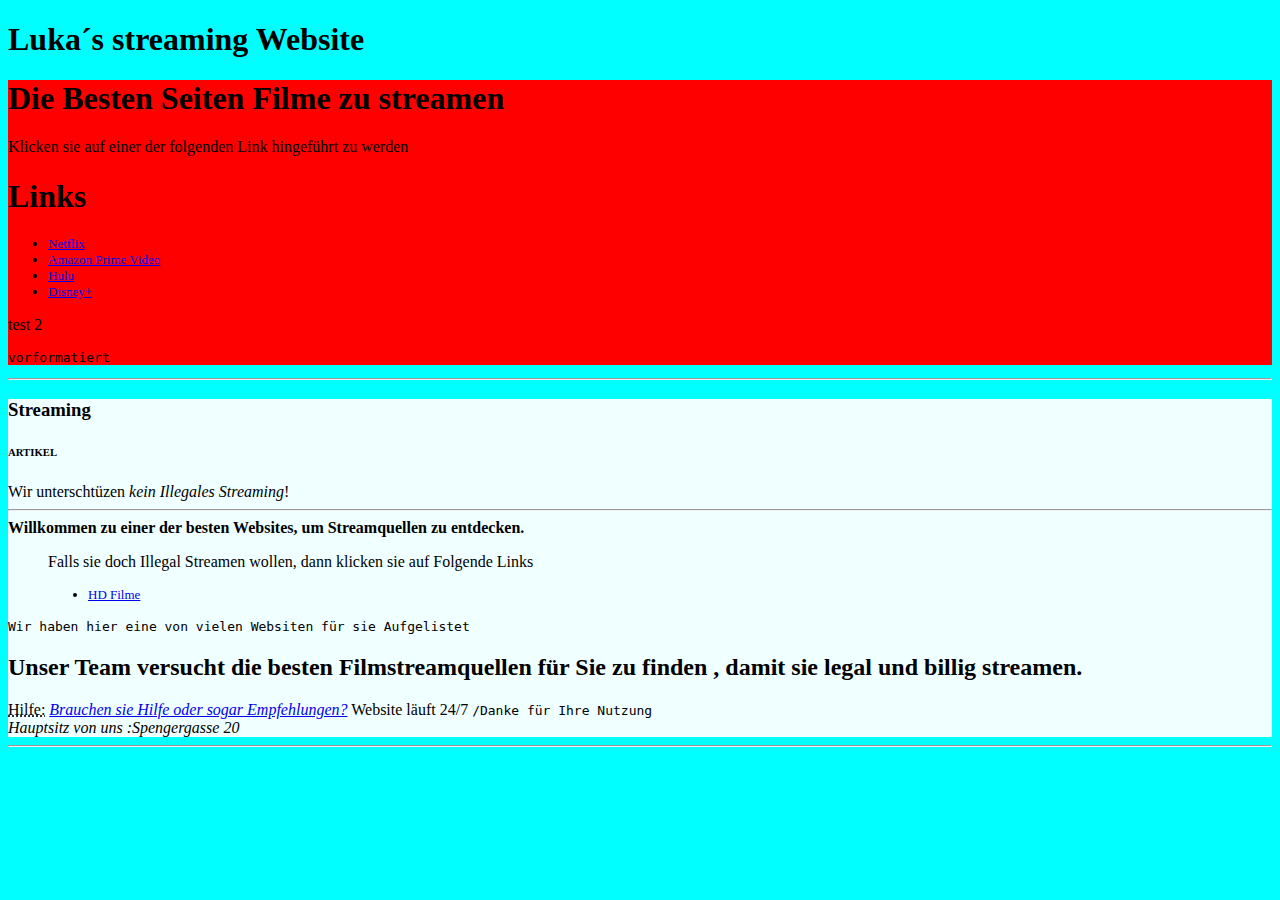
<file: 2024-09-24/index.html>
<!DOCTYPE html>
<html lang="en">
<head>

    <meta charset="UTF-8">
    <meta name="viewport" content="width=device-width, initial-scale=1.0">
    <title>Lukas Website</title>
    <link rel="stylesheet" href="styles.css"></head>

<body>
  
  <header>
    <h1>Luka´s streaming Website</h1>
   
  </header>
  <div>
    <h1>Die Besten Seiten Filme zu streamen </h1>
    <p>Klicken sie auf einer der folgenden Link hingeführt zu werden  </p>
    <h1>Links</h1>

    <ul>
        <li><a href="https://www.netflix.com/at/">Netflix</a></li>
        <li><a href="https://www.amazon.de/gp/video/storefront?ref_=nav_em_aiv_0_2_2_2">Amazon Prime Video</a></li>
        <li><a href="https://www.hulu.com/welcome?orig_referrer=https%3A%2F%2Fwww.google.com%2F">Hulu</a></li>
        <li><a href="https://www.disneyplus.com/de-at">Disney+</a></li>
      </ul>
    <aside>
      <p>test 2</p>
      <pre>vorformatiert</pre>
    </aside>
    
  </div>
  <hr>
  <main>
  <section>
    <h3>Streaming</h3>
    <article>
      <h6>ARTIKEL</h6> 
      Wir unterschtüzen <em>kein Illegales Streaming</em>!
    </article>
    
    

    <hr>
      <strong>Willkommen  zu einer der besten Websites, um Streamquellen zu entdecken.</strong>
    <blockquote>
      Falls sie doch Illegal Streamen wollen, dann klicken sie auf Folgende Links 
    
      <ul>
        <li> <a href="https://hdfilme.my/">HD Filme</a></li>
      </ul>
    
    </blockquote>
    <pre>Wir haben hier eine von vielen Websiten für sie Aufgelistet</pre>
  <nav>
    <h2>Unser Team versucht die besten Filmstreamquellen für Sie zu finden , damit sie legal und billig streamen.</h2>
  </nav>
  <footer>
<abbr title="hilfe">Hilfe:</abbr>
   <a href="website.html"><cite>Brauchen sie Hilfe oder sogar Empfehlungen?</cite></a>
   <time datetime="00:00"> Website läuft 24/7</time>
   <code>
       /Danke für Ihre Nutzung</code>

       <address> Hauptsitz von uns :Spengergasse 20</address>
  </footer>
</section>
</main>
<hr>
</body>
</html>
</file>
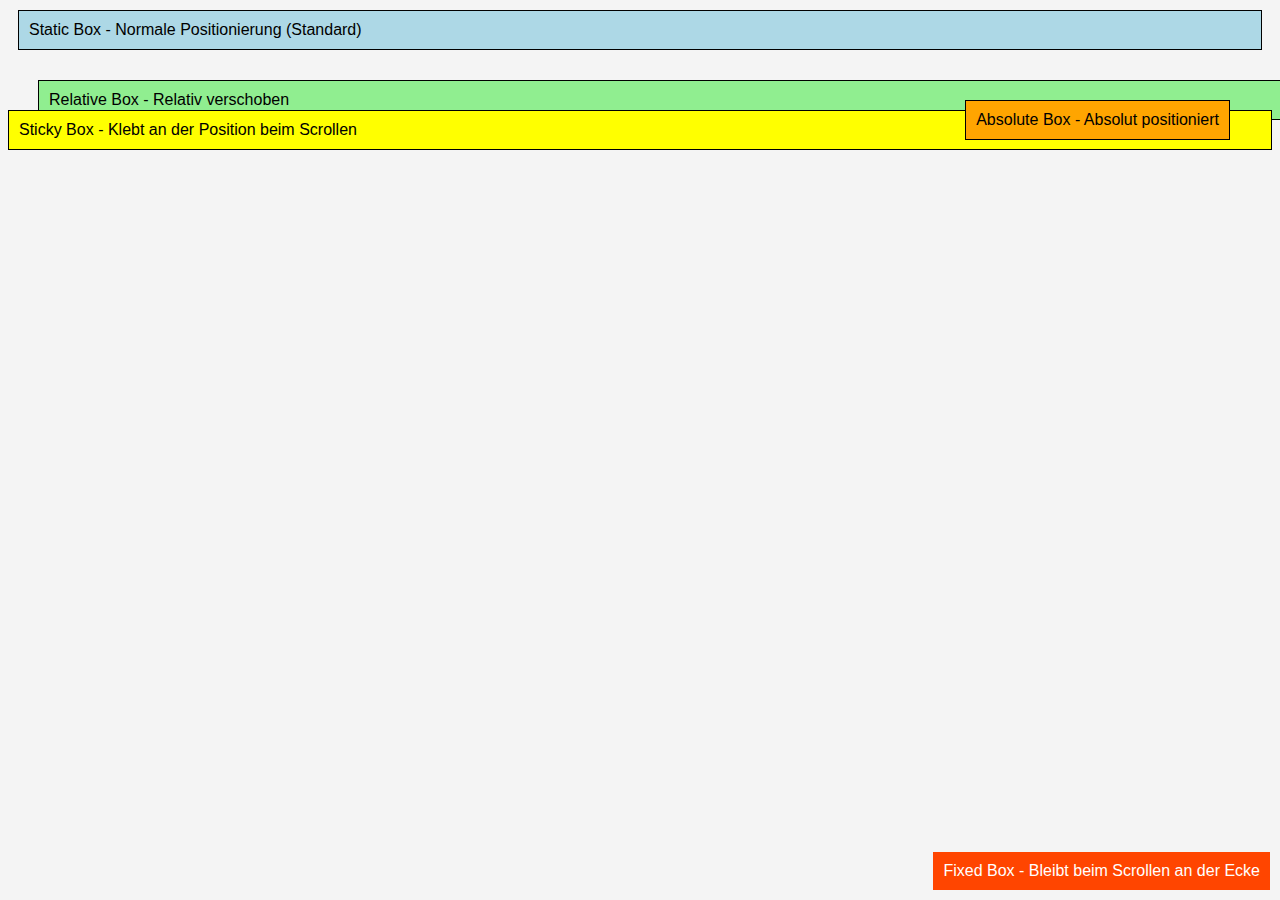
<file: 2024-09-24_2/index.html>
<!DOCTYPE html>
<html lang="en">

<head>
    <meta charset="UTF-8">
    <meta name="viewport" content="width=device-width, initial-scale=1.0">
    <title>Document</title>
    <link rel="stylesheet" href="css/styles.css">
</head>

<body>

    <div class="static-box">
        Static Box - Normale Positionierung (Standard)
    </div>

    <div class="relative-box">
        Relative Box - Relativ verschoben
    </div>

    <div class="absolute-box">
        Absolute Box - Absolut positioniert
    </div>

    <div class="fixed-box">
        Fixed Box - Bleibt beim Scrollen an der Ecke
    </div>

    <div class="sticky-box">
        Sticky Box - Klebt an der Position beim Scrollen
    </div>

</body>

</html>
</file>
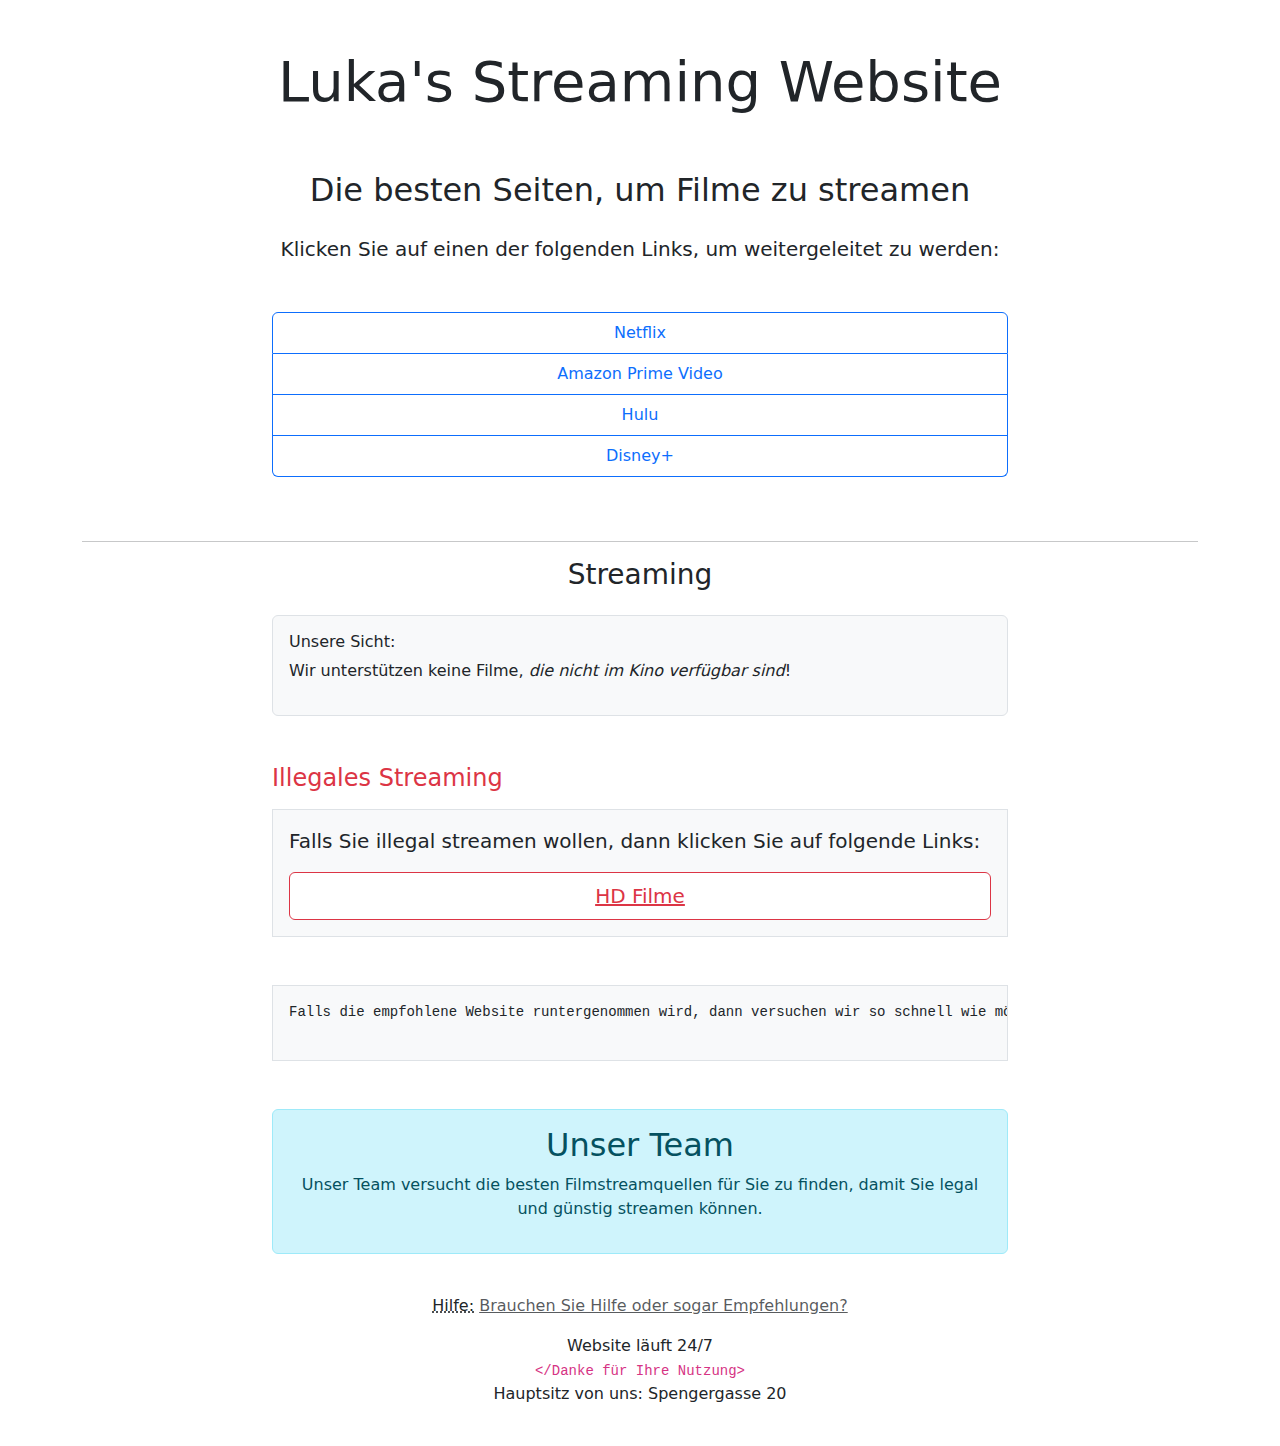
<file: 2024-10-01/index.html>
<!DOCTYPE html>
<html lang="en">

<head>
    <meta charset="UTF-8">
    <meta name="viewport" content="width=device-width, initial-scale=1.0">
    <title>Lukas Streaming Website</title>

    <link href="https://cdn.jsdelivr.net/npm/bootstrap@5.3.3/dist/css/bootstrap.min.css" rel="stylesheet" integrity="sha384-QWTKZyjpPEjISv5WaRU9OFeRpok6YctnYmDr5pNlyT2bRjXh0JMhjY6hW+ALEwIH" crossorigin="anonymous">
</head>

<body>
    <div class="container">
        <header class="text-center py-5">
            <h1 class="display-4">Luka's Streaming Website</h1>
        </header>

        <div class="row justify-content-center">
            <div class="col-lg-8">
                <div class="text-center mb-5">
                    <h2 class="mb-4">Die besten Seiten, um Filme zu streamen</h2>
                    <p class="lead">Klicken Sie auf einen der folgenden Links, um weitergeleitet zu werden:</p>
                </div>
                
                <ul class="list-group mb-5">
                    <li class="list-group-item border-primary"><a href="https://www.netflix.com/at/" class="text-decoration-none text-center d-block">Netflix</a></li>
                    <li class="list-group-item border-primary"><a href="https://www.amazon.de/gp/video/storefront?ref_=nav_em_aiv_0_2_2_2" class="text-decoration-none text-center d-block">Amazon Prime Video</a></li>
                    <li class="list-group-item border-primary"><a href="https://www.hulu.com/welcome?orig_referrer=https%3A%2F%2Fwww.google.com%2F" class="text-decoration-none text-center d-block">Hulu</a></li>
                    <li class="list-group-item border-primary"><a href="https://www.disneyplus.com/de-at" class="text-decoration-none text-center d-block">Disney+</a></li>
                </ul>
            </div>
        </div>

        <hr>

        <main class="row justify-content-center">
            <div class="col-lg-8">
                <section class="mb-5">
                    <h3 class="text-center mb-4">Streaming</h3>
                    <article class="p-3 border rounded bg-light">
                        <h6>Unsere Sicht:</h6>
                        <p>Wir unterstützen keine Filme, <em>die nicht im Kino verfügbar sind</em>!</p>
                    </article>
                </section>

                <section class="mb-5">
                    <h4 class="text-danger mb-3">Illegales Streaming</h4>
                    <blockquote class="blockquote border p-3 bg-light">
                        <p>Falls Sie illegal streamen wollen, dann klicken Sie auf folgende Links:</p>
                        <ul class="list-group">
                            <li class="list-group-item border-danger"><a href="https://hdfilme.my/" class="text-danger text-center d-block">HD Filme</a></li>
                        </ul>
                    </blockquote>
                </section>

                <section class="mb-5">
                    <pre class="border p-3 bg-light">
Falls die empfohlene Website runtergenommen wird, dann versuchen wir so schnell wie möglich eine Alternative für Sie hochzustellen!
                    </pre>
                </section>

                <nav class="alert alert-info text-center">
                    <h2 class="alert-heading">Unser Team</h2>
                    <p>Unser Team versucht die besten Filmstreamquellen für Sie zu finden, damit Sie legal und günstig streamen können.</p>
                </nav>
            </div>
        </main>

        <footer class="text-center py-4">
            <p><abbr title="hilfe">Hilfe:</abbr> <a href="website.html" class="text-muted">Brauchen Sie Hilfe oder sogar Empfehlungen?</a></p>
            <time datetime="00:00">Website läuft 24/7</time><br>
            <code>&lt;/Danke für Ihre Nutzung&gt;</code><br>
            <address>Hauptsitz von uns: Spengergasse 20</address>
        </footer>
    </div>

    <script src="https://cdn.jsdelivr.net/npm/bootstrap@5.3.3/dist/js/bootstrap.bundle.min.js" integrity="sha384-YvpcrYf0tY3lHB60NNkmXc5s9fDVZLESaAA55NDzOxhy9GkcIdslK1eN7N6jIeHz" crossorigin="anonymous"></script>
</body>

</html>
</file>
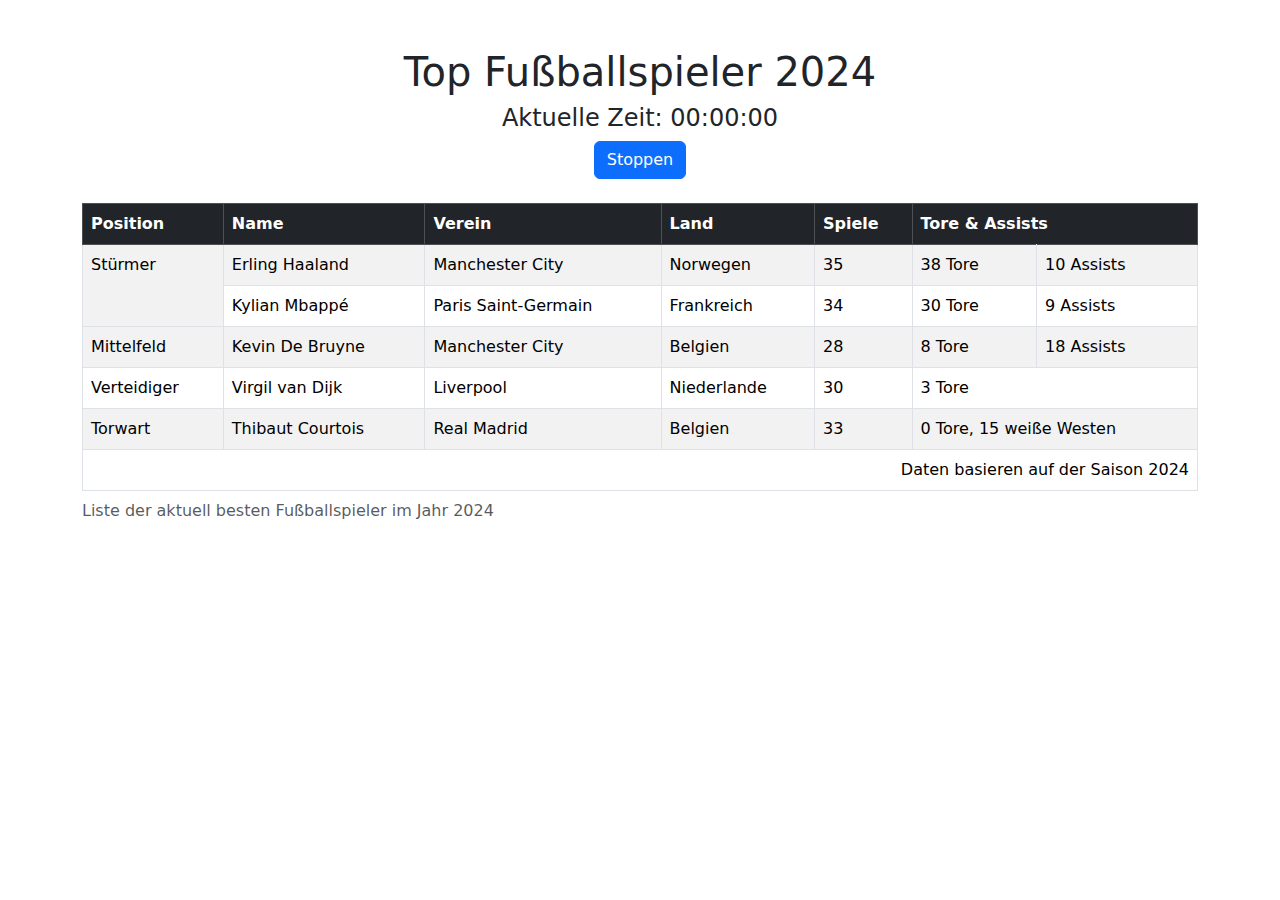
<file: 2024-10-08/index.html>
<!DOCTYPE html>
<html lang="de">
<head>
  <meta charset="UTF-8">
  <meta name="viewport" content="width=device-width, initial-scale=1.0">
  <title>Top Fußballspieler 2024 mit Timer und Start/Stop-Knopf</title>

  <link href="https://cdn.jsdelivr.net/npm/bootstrap@5.3.0/dist/css/bootstrap.min.css" rel="stylesheet">
</head>
<body>

<div class="container mt-5">
  <h1 class="text-center">Top Fußballspieler 2024</h1>

 
  <div class="text-center mb-4">
    <h4>Aktuelle Zeit: <span id="timer">00:00:00</span></h4>
    <button id="toggleButton" class="btn btn-primary">Stoppen</button>
  </div>

  <table class="table table-striped table-bordered">
    <caption>Liste der aktuell besten Fußballspieler im Jahr 2024</caption>
    <thead class="table-dark">
      <tr>
        <th>Position</th>
        <th>Name</th>
        <th>Verein</th>
        <th>Land</th>
        <th>Spiele</th>
        <th colspan="2">Tore & Assists</th>
      </tr>
    </thead>
    <tbody>
      <tr>
        <td rowspan="2">Stürmer</td>
        <td>Erling Haaland</td>
        <td>Manchester City</td>
        <td>Norwegen</td>
        <td>35</td>
        <td>38 Tore</td>
        <td>10 Assists</td>
      </tr>
      <tr>
        <td>Kylian Mbappé</td>
        <td>Paris Saint-Germain</td>
        <td>Frankreich</td>
        <td>34</td>
        <td>30 Tore</td>
        <td>9 Assists</td>
      </tr>
      <tr>
        <td>Mittelfeld</td>
        <td>Kevin De Bruyne</td>
        <td>Manchester City</td>
        <td>Belgien</td>
        <td>28</td>
        <td>8 Tore</td>
        <td>18 Assists</td>
      </tr>
      <tr>
        <td>Verteidiger</td>
        <td>Virgil van Dijk</td>
        <td>Liverpool</td>
        <td>Niederlande</td>
        <td>30</td>
        <td colspan="2">3 Tore</td>
      </tr>
      <tr>
        <td>Torwart</td>
        <td>Thibaut Courtois</td>
        <td>Real Madrid</td>
        <td>Belgien</td>
        <td>33</td>
        <td colspan="2">0 Tore, 15 weiße Westen</td>
      </tr>
    </tbody>
    <tfoot>
      <tr>
        <td colspan="7" class="text-end">Daten basieren auf der Saison 2024</td>
      </tr>
    </tfoot>
  </table>
</div>


<script src="https://cdn.jsdelivr.net/npm/bootstrap@5.3.0/dist/js/bootstrap.bundle.min.js"></script>


<script>
  let timerInterval; 
  let isRunning = true; 

  function startTimer() {
    const timerElement = document.getElementById('timer');

    function updateTime() {
      const now = new Date();
      const hours = String(now.getHours()).padStart(2, '0');
      const minutes = String(now.getMinutes()).padStart(2, '0');
      const seconds = String(now.getSeconds()).padStart(2, '0');
      timerElement.textContent = `${hours}:${minutes}:${seconds}`;
    }

    timerInterval = setInterval(updateTime, 1000);
  }

  function stopTimer() {
    clearInterval(timerInterval); 
  }


  function toggleTimer() {
    const toggleButton = document.getElementById('toggleButton');
    
    if (isRunning) {
      stopTimer(); 
      toggleButton.textContent = 'Starten';
    } else {
      startTimer();
      toggleButton.textContent = 'Stoppen'; 
    }

    isRunning = !isRunning; 
  }

  window.onload = function() {
    startTimer();
    document.getElementById('toggleButton').addEventListener('click', toggleTimer);
  };
</script>

</body>
</html>
</file>
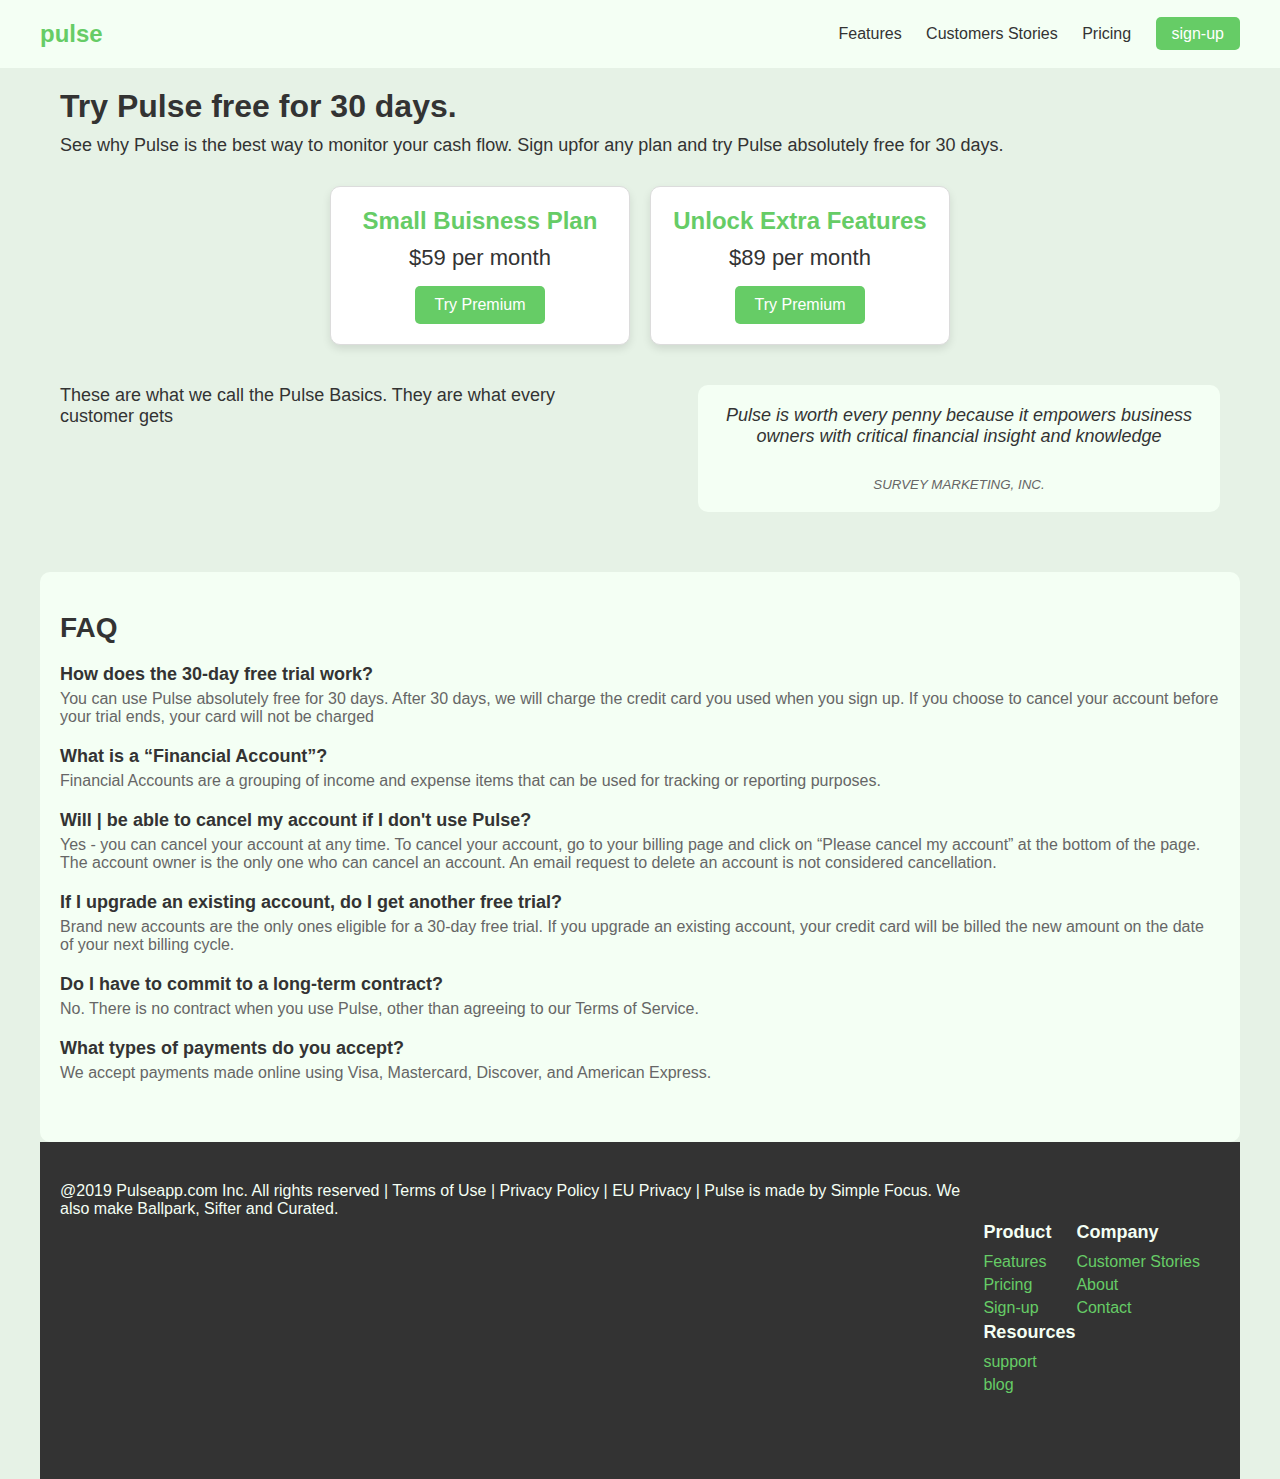
<file: 2024-11-05 verspätete testabgabe/index.html>
<!DOCTYPE html>
<html lang="en">

<head>
    <meta charset="UTF-8">
    <meta name="viewport"
          content="width=device-width, initial-scale=1.0">
    <title>Document</title>
    <link rel="stylesheet"
          href="styles.css">
</head>

<body>
    <div class="headpulse">
       <div class="logo">pulse</div>
       <div class="nav">
        <a href="#">Features</a>
        <a href="#">Customers Stories</a>
        <a href="#">Pricing</a>
        <a href="#" class="sign-up">sign-up</a>
     
        </div>
    </div>
    <div class="main con">
        <h1>Try Pulse free for 30 days.</h1>
        <p>See why Pulse is the best way to monitor your cash flow. Sign upfor any plan and try Pulse absolutely free for 30 days.</p>
        <div class="pricing">
            <div class="plan">
                <h2>Small Buisness Plan</h2>
                <p class="price">$59 per month</p>
                <button>Try Premium</button>
            </div>
            <div class="plan">
<h2>Unlock Extra Features</h2>
<p class="price">$89
per month</p>
<button>Try Premium</button>
</div>
        </div>
        


        <div class="features"> 
            <div class="text">
                <p>These are what we call the Pulse Basics. They are what every customer gets</p>
             </div>
             <div class="test">
                <p>Pulse is worth every penny because it empowers business owners with critical financial insight and knowledge </p>
                <small>SURVEY MARKETING, INC.</small>
            </div>
        </div>
    </div>


    <div class="faq cont">
        <h2>FAQ</h2>
        <div class="questions">
            <div class="question">
                <h3>How does the 30-day free trial work?</h3>
                <p>You can use Pulse absolutely free for 30 days. After 30 days,
                    we will charge the credit card you used when you  sign up. If
                    you choose to cancel your account before your trial ends, your
                    card will not be charged </p>
            </div>
            <div class="question">
                <h3> What is a “Financial Account”?</h3>
                <p>Financial Accounts are a grouping of income and expense
                    items that can be used for tracking or reporting purposes.</p>  
                </div>
                <div class="question">
                    <h3> Will | be able to cancel my account if I don't use Pulse?</h3>
                    <p>Yes - you can cancel your account at any time. To cancel your
                        account, go to your billing page and click on “Please cancel my
                        account” at the bottom of the page. The account owner is the
                        only one who can cancel an account. An email request to
                        delete an account is not considered cancellation.
                        </p>  
                    </div>
                    <div class="question">
                        <h3> If I upgrade an existing account, do I get another free trial?
                        </h3>
                        <p>Brand new accounts are the only ones eligible for a 30-day
                            free trial. If you upgrade an existing account, your credit card
                            will be billed the new amount on the date of your next billing
                            cycle.
                            </p>  
                        </div>
                        <div class="question">
                            <h3> Do I have to commit to a long-term contract?</h3>
                            <p>
                         No. There is no contract when you use Pulse, other than
                                agreeing to our Terms of Service.</p>  
                            </div>
                            <div class="question">
                                <h3> What types of payments do you accept?</h3>
                                <p>We accept payments made online using Visa, Mastercard,
                                    Discover, and American Express.
                                    </p>  
                                </div>
    

        


        </div>
     </div>
     <div class="footer">
        <div class="container">
            <p>@2019 Pulseapp.com Inc. All rights reserved | Terms of Use | Privacy Policy | EU Privacy | Pulse is made by Simple Focus. We also make Ballpark, Sifter and Curated.</p>
            <div class="footer link">
                <div>
                    <h4>Product</h4>
                    <a href="#">Features</a>
                    <a href="#">Pricing</a>
                    <a href="#">Sign-up</a>
                </div>
                <div>
                    <h4>Company</h4>
                    <a href="#">Customer Stories</a>
                    <a href="#">About</a>
                    <a href="#">Contact</a>
                </div>
                <div>
                    <h4>Resources</h4>
                    <a href="#">support</a>
                    <a href="#">blog</a>
                </div>

            </div>

        </div>

     </div>
</body>

</html>
</file>
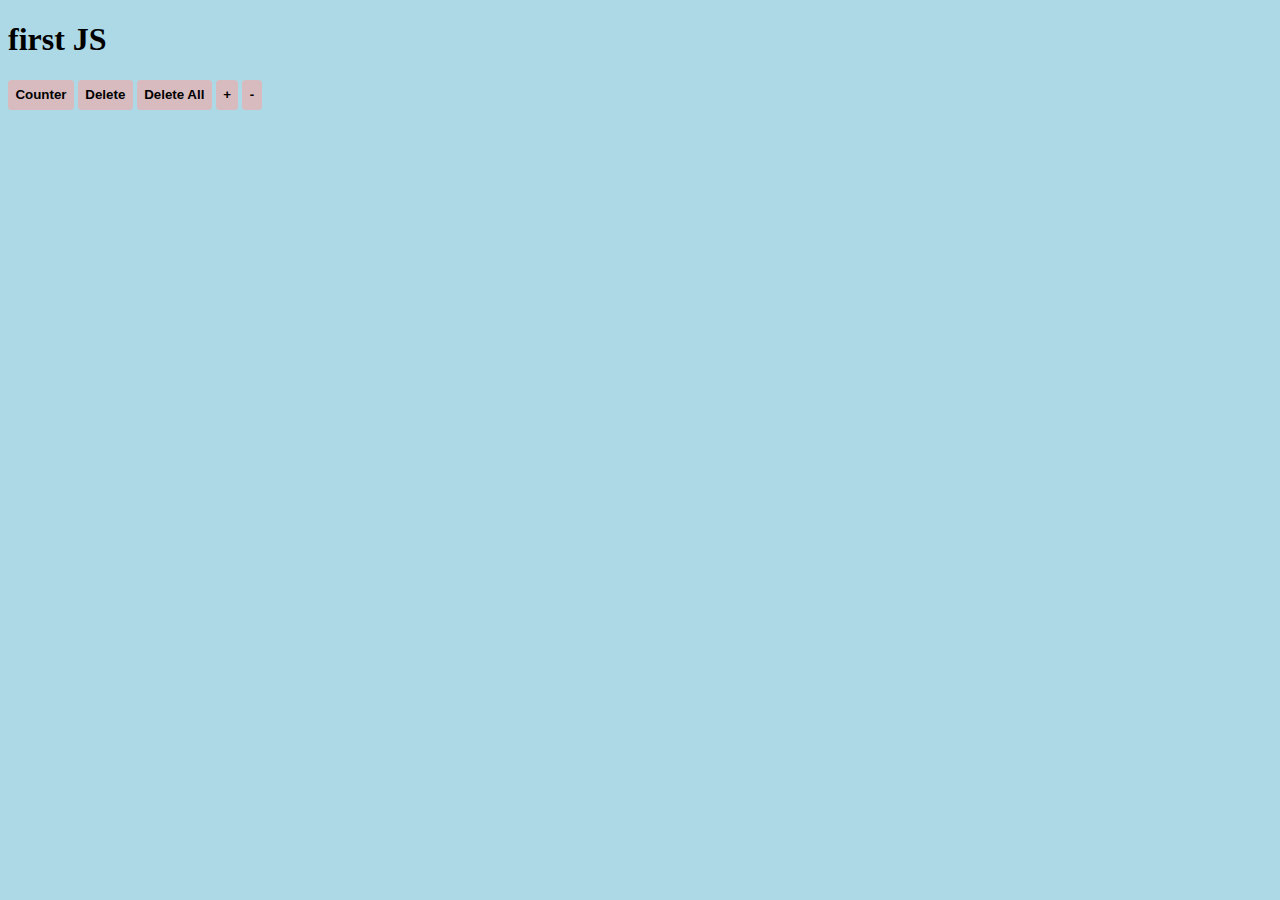
<file: 25-02-11-SWP/index.html>
<!DOCTYPE html>
<html lang="en">

<head>
    <meta charset="UTF-8">
    <meta name="viewport"
          content="width=device-width, initial-scale=1.0">
    <title>JS</title>
    <link rel="stylesheet"
          href="style.css">
</head>

<body>
    <h1>first JS</h1>
    <button id="counter">Counter</button>
    <button id="delete">Delete</button>
    <button id="deleteAll">Delete All</button>
    <button id="plus">+</button>
    <button id="minus" onclick = "x--">-</button>
    <!-- <button id="clear">clear</button>    -->

    <ul>

    </ul>

</body>

<script src="script.js"></script>

</html>
</file>
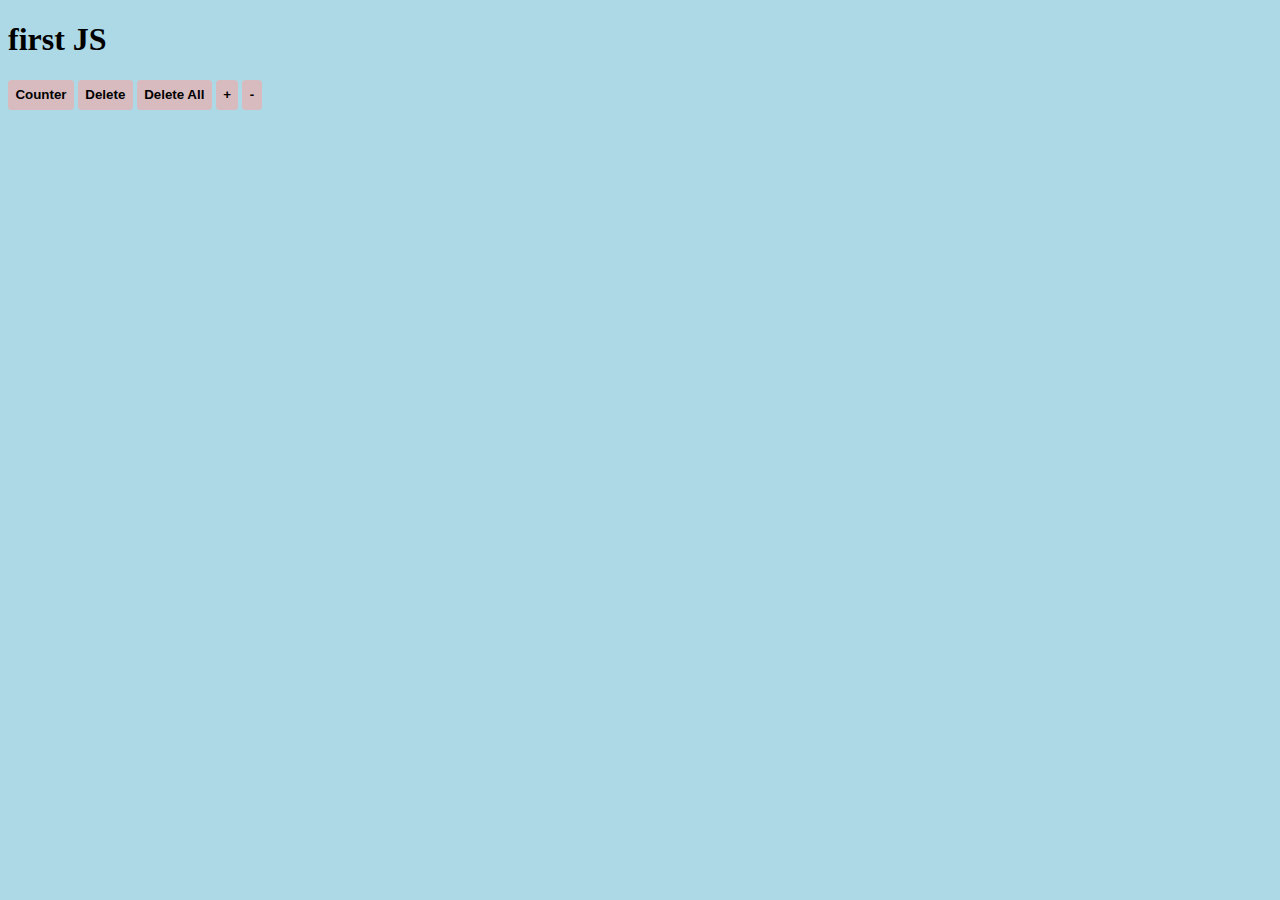
<file: 2025-02-11/2025-02-11__Angabe_javascript/Swp-Vasic/index.html>
<!DOCTYPE html>
<html lang="en">

<head>
    <meta charset="UTF-8">
    <meta name="viewport"
          content="width=device-width, initial-scale=1.0">
    <title>JS</title>
    <link rel="stylesheet"
          href="style.css">
</head>

<body>
    <h1>first JS</h1>
    <button id="counter">Counter</button>
    <button id="delete">Delete</button>
    <button id="deleteAll">Delete All</button>
    <button id="plus">+</button>
    <button id="minus" onclick = "x--">-</button>
    <!-- <button id="clear">clear</button>    -->

    <ul>

    </ul>
    <script src="script.js"></script>
</body>



</html>
</file>
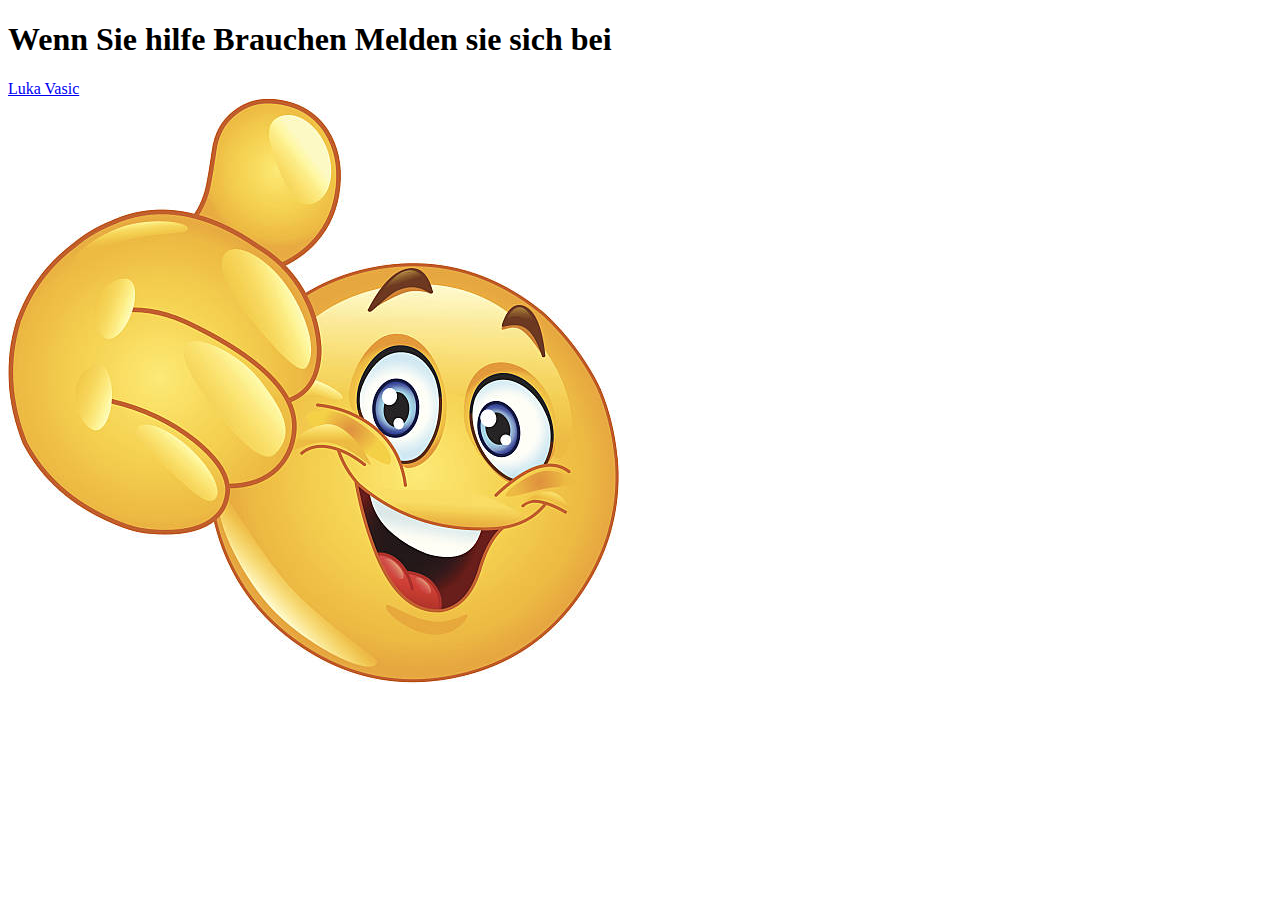
<file: website.html>
<!DOCTYPE html>
<html lang="en">
<head>
    <meta charset="UTF-8">
    <meta name="viewport" content="width=device-width, initial-scale=1.0">
    <title>Support</title>
    <link rel="icon" href="istockphoto-157030584-612x612.jpg">
</head>
<body>
    <h1>Wenn Sie hilfe Brauchen Melden sie sich bei</h1>
    <li>
        <a href="mailto:VAS230116@spengergasse.at">Luka Vasic</a>
    </li>
    <img src="istockphoto-157030584-612x612.jpg" alt="">
</body>
</html>
</file>
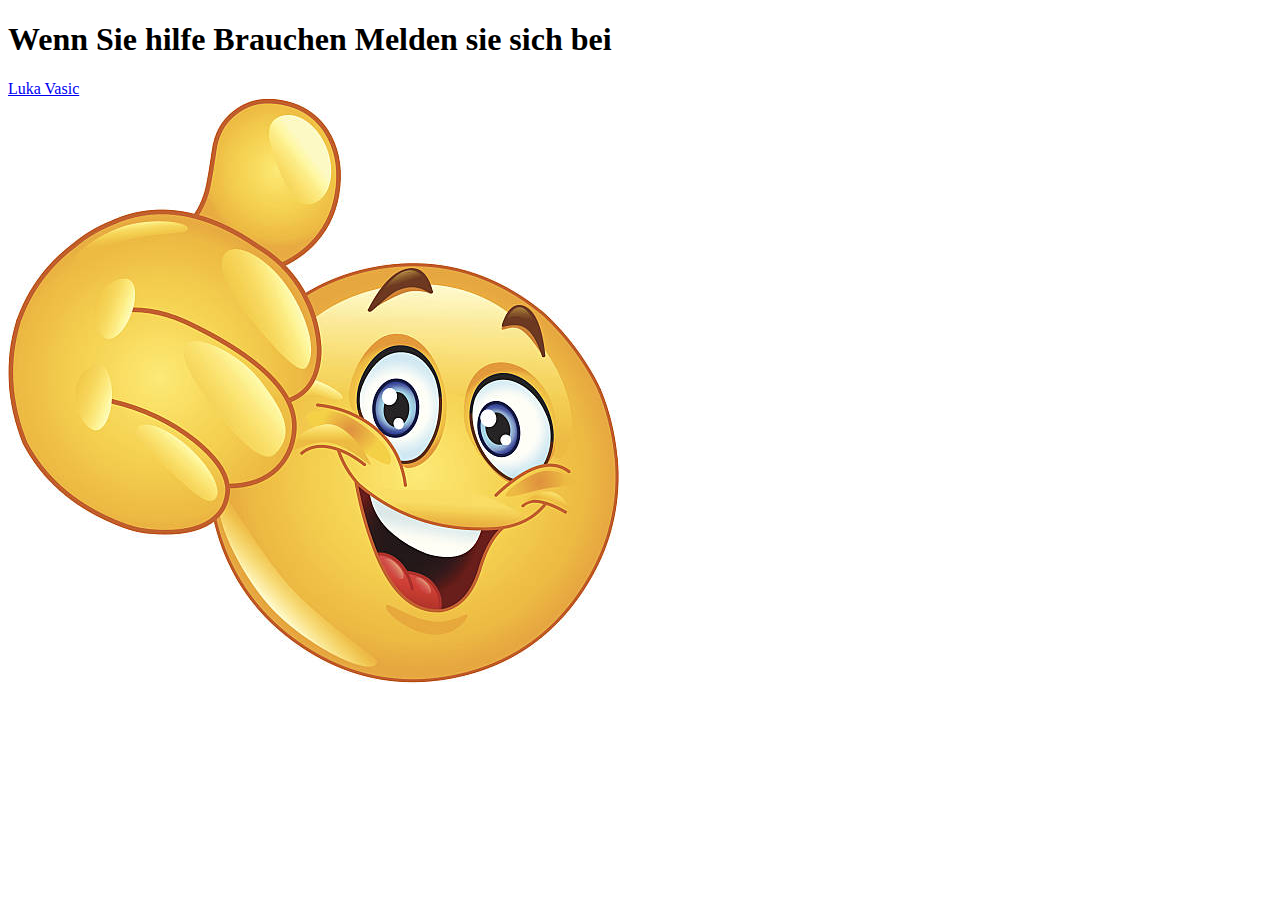
<file: 2024-09-24/website.html>
<!DOCTYPE html>
<html lang="en">
<head>
    <meta charset="UTF-8">
    <meta name="viewport" content="width=device-width, initial-scale=1.0">
    <title>Support</title>
    <link rel="icon" href="istockphoto-157030584-612x612.jpg">
</head>
<body>
    <h1>Wenn Sie hilfe Brauchen Melden sie sich bei</h1>
    <li>
        <a href="mailto:VAS230116@spengergasse.at">Luka Vasic</a>
    </li>
    <img src="istockphoto-157030584-612x612.jpg" alt="">
</body>
</html>
</file>
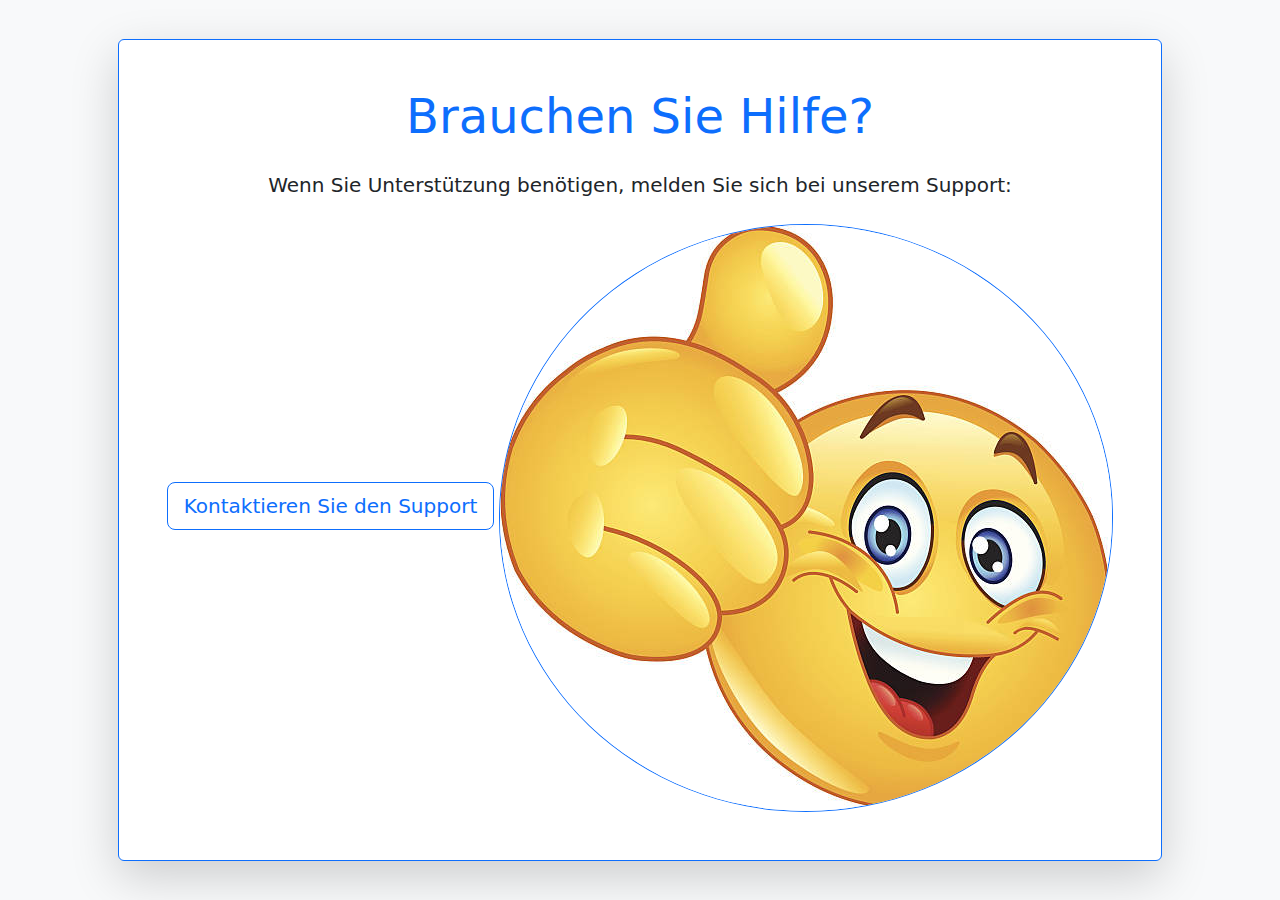
<file: 2024-10-01/website.html>
<!DOCTYPE html>
<html lang="en">

<head>
    <meta charset="UTF-8">
    <meta name="viewport" content="width=device-width, initial-scale=1.0">
    <title>Support - Luka's Streaming Website</title>

    <link rel="icon" href="img/istockphoto-157030584-612x612.jpg" type="image/jpg">

    <link href="https://cdn.jsdelivr.net/npm/bootstrap@5.3.3/dist/css/bootstrap.min.css" rel="stylesheet" integrity="sha384-QWTKZyjpPEjISv5WaRU9OFeRpok6YctnYmDr5pNlyT2bRjXh0JMhjY6hW+ALEwIH" crossorigin="anonymous">
</head>

<body class="bg-light">
    <main class="container d-flex justify-content-center align-items-center vh-100">
        <section class="text-center p-5 shadow-lg rounded border border-primary bg-white">
            <h1 class="mb-4 display-5 text-primary">Brauchen Sie Hilfe?</h1>
            <p class="lead mb-4">Wenn Sie Unterstützung benötigen, melden Sie sich bei unserem Support:</p>
            <a href="mailto:VAS230116@spengergasse.at" class="btn btn-outline-primary btn-lg mb-4">Kontaktieren Sie den Support</a>
            <img src="img/istockphoto-157030584-612x612.jpg" alt="Support" class="img-fluid rounded-circle border border-primary">
        </section>
    </main>

    <script src="https://cdn.jsdelivr.net/npm/bootstrap@5.3.3/dist/js/bootstrap.bundle.min.js" integrity="sha384-YvpcrYf0tY3lHB60NNkmXc5s9fDVZLESaAA55NDzOxhy9GkcIdslK1eN7N6jIeHz" crossorigin="anonymous"></script>
</body>

</html>
</file>
<file: 2024-09-24/styles.css>
body{background-color: aqua;}

div {
    background-color: red;
}

section {
    background-color: azure;
}

img {
    height: 250px;

}
.container {
    background: blue;
}
a:hover {
    color: black;
    cursor: pointer;
}

li {
    font-size: small;
    

}
</file>
<file: 2024-09-24_2/css/styles.css>
body {
    font-family: Arial, sans-serif;
    background-color: #f4f4f4;
}

.static-box {
    position: static;
    background-color: #add8e6; 
    padding: 10px;
    margin: 10px;
    border: 1px solid #000;
}

.relative-box {
    position: relative;
    top: 20px;
    left: 20px;
    background-color: #90ee90; 
    padding: 10px;
    margin: 10px;
    border: 1px solid #000;
}

.absolute-box {
    position: absolute;
    top: 100px;
    right: 50px;
    background-color: #ffa500; 
    padding: 10px;
    border: 1px solid #000;
    z-index: 2;
}

.fixed-box {
    position: fixed;
    bottom: 10px;
    right: 10px;
    background-color: #ff4500; 
    color: white;
    padding: 10px;
    z-index: 3;
}

.sticky-box {
    position: sticky;
    top: 0;
    background-color: #ffff00; 
    padding: 10px;
    margin: 10px 0;
    border: 1px solid #000;
}
</file>
<file: 2024-11-05 verspätete testabgabe/styles.css>
:root {
    --color-primary: #00ad6a;
    --color-secondary: #eafaf1;
    --color-accent: #1fe374;
    --color-dark: #080c16;
    --color-light: #d6dae5;
    --color-background: #fcfcfc;
}

:root {
    --color-primary: #00ad6a;
    --color-secondary: #eafaf1;
    --color-accent: #1fe374;
    --color-dark: #080c16;
    --color-light: #d6dae5;
    --color-background: ;
}


* {
    margin: 0;
    padding: 0;
    box-sizing: border-box;
    font-family: Arial, sans-serif;
}


body {
    background-color: #e6f2e6;
    color: #333;
}

.main, .faq, .footer {
    max-width: 1200px;
    margin: auto;
    padding: 20px;
}


.headpulse {
    display: flex;
    justify-content: space-between;
    align-items: center;
    padding: 20px 40px;
    background-color: #f4fff4;
}

.headpulse .logo {
    font-size: 24px;
    font-weight: bold;
    color: #66cc66;
}

.headpulse .nav a {
    color: #333;
    text-decoration: none;
    margin-left: 20px;
    font-size: 16px;
}

.headpulse .nav a.sign-up {
    background-color: #66cc66;
    color: #fff;
    padding: 8px 16px;
    border-radius: 5px;
}


.main h1 {
    font-size: 32px;
    color: #333;
    margin-bottom: 10px;
}

.main p {
    font-size: 18px;
    margin-bottom: 30px;
}

.pricing {
    display: flex;
    justify-content: center;
    gap: 20px;
    margin-bottom: 40px;
}

.plan {
    background-color: #ffffff;
    border: 1px solid #dcdcdc;
    padding: 20px;
    width: 300px;
    text-align: center;
    border-radius: 10px;
    box-shadow: 0 4px 8px rgba(0, 0, 0, 0.1);
}

.plan h2 {
    font-size: 24px;
    margin-bottom: 10px;
    color: #66cc66;
}

.plan .price {
    font-size: 22px;
    color: #333;
    margin-bottom: 15px;
}

.plan button {
    background-color: #66cc66;
    color: #fff;
    padding: 10px 20px;
    font-size: 16px;
    border: none;
    border-radius: 5px;
    cursor: pointer;
}

.features {
    display: flex;
    justify-content: space-between;
    margin: 40px 0;
}

.features .text, .features .test {
    width: 45%;
}

.features .text p {
    font-size: 18px;
    color: #333;
}

.features .test {
    background-color: #f4fff4;
    padding: 20px;
    border-radius: 10px;
    text-align: center;
    font-style: italic;
}

.features .test small {
    display: block;
    margin-top: 10px;
    color: #666;
}


.faq {
    background-color: #f4fff4;
    padding: 40px 20px;
    border-radius: 10px;
}

.faq h2 {
    font-size: 28px;
    color: #333;
    margin-bottom: 20px;
}

.question {
    margin-bottom: 20px;
}

.question h3 {
    font-size: 18px;
    color: #333;
}

.question p {
    font-size: 16px;
    color: #666;
    margin-top: 5px;
}


.footer {
    background-color: #333;
    color: #f4fff4;
    padding: 40px 20px;
    display: flex;
    justify-content: space-between;
    flex-wrap: wrap;
}

.footer .container {
    display: flex;
    justify-content: space-between;
    width: 100%;
}

.footer p {
    margin-bottom: 20px;
}

.footer h4 {
    font-size: 18px;
    margin-bottom: 10px;
}

.footer a {
    color: #66cc66;
    text-decoration: none;
    display: block;
    margin-bottom: 5px;
}

.footer a:hover {
    text-decoration: underline;
}
</file>
<file: 25-02-11-SWP/style.css>
body {
    background-color: lightblue;
    min-width: 700px;
  }
  
  ul {
    background-color: rgb(243, 243, 134);
    border-radius: 1ch;
  }
  
  button {
    background-color: rgb(215, 187, 191);
    border-radius: 0.5ch;
    border: none;
    padding: 1ch;
    font-weight: bold;
  }
</file>
<file: 2025-02-11/2025-02-11__Angabe_javascript/Swp-Vasic/style.css>
body {
  background-color: lightblue;
  min-width: 700px;
}

ul {
  background-color: rgb(243, 243, 134);
  border-radius: 1ch;
}

button {
  background-color: rgb(215, 187, 191);
  border-radius: 0.5ch;
  border: none;
  padding: 1ch;
  font-weight: bold;
}
</file>
